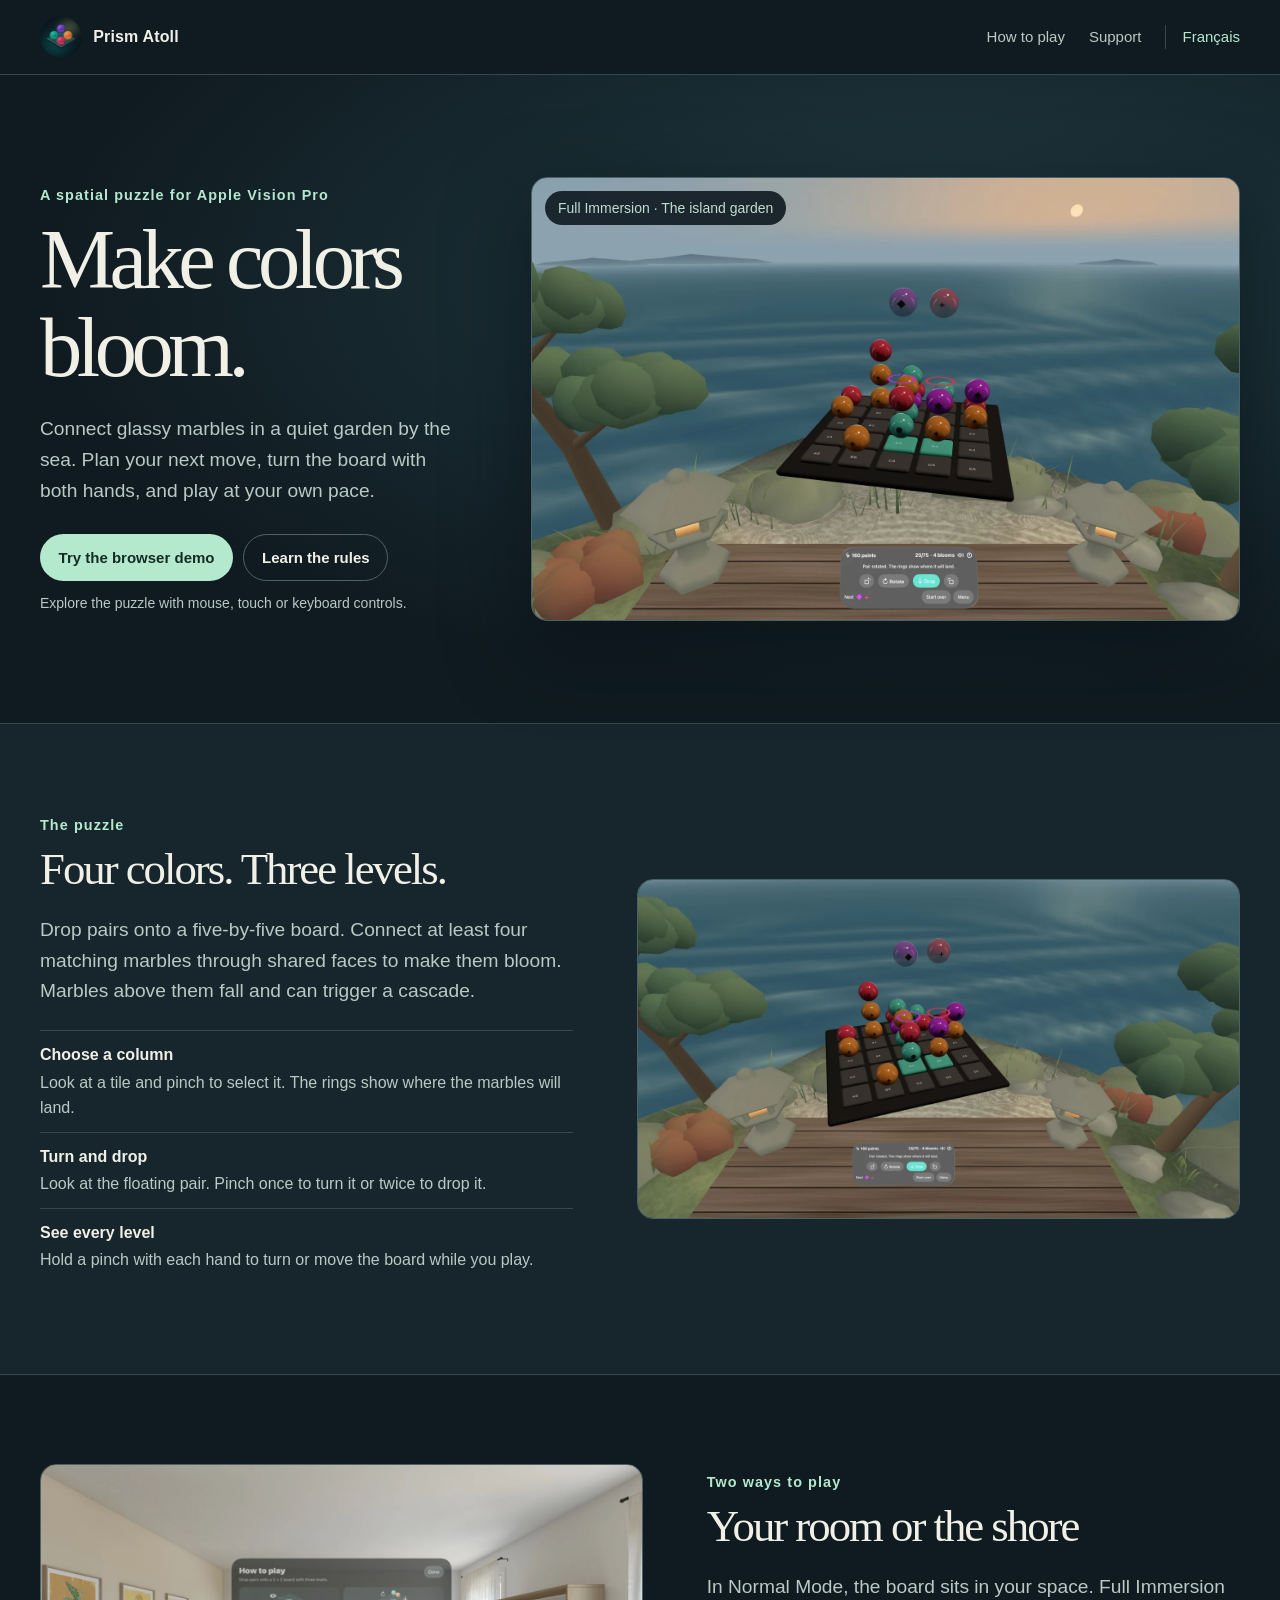
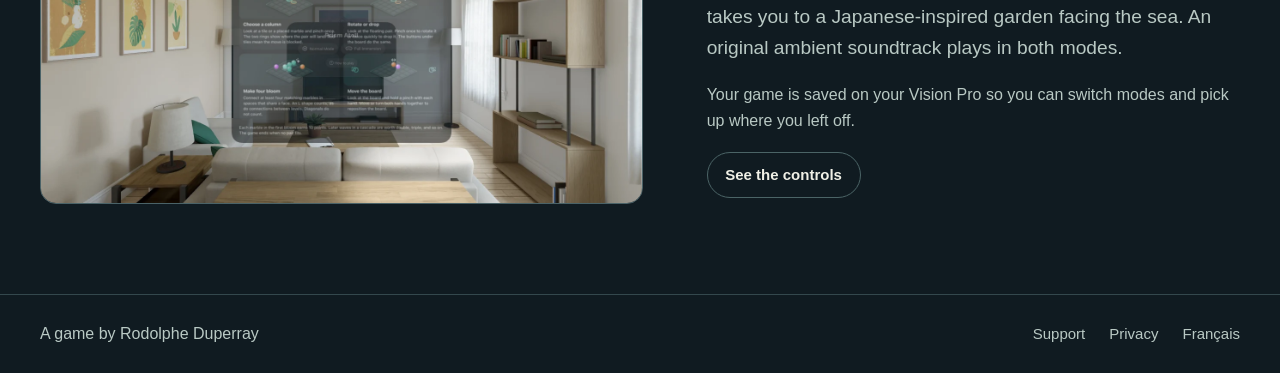
<file: index.html>
<!doctype html>
<html lang="en">
<head>
  <meta charset="utf-8">
  <meta name="viewport" content="width=device-width, initial-scale=1">
  <meta name="theme-color" content="#101b21">
  <title>Prism Atoll · A spatial puzzle for Apple Vision Pro</title>
  <meta name="description" content="Connect glassy marbles in a quiet garden by the sea. Plan your next move, turn the board with both hands, and play at your own pace.">
  <meta property="og:type" content="website">
  <meta property="og:title" content="Prism Atoll · A spatial puzzle for Apple Vision Pro">
  <meta property="og:description" content="Connect glassy marbles in a quiet garden by the sea. Plan your next move, turn the board with both hands, and play at your own pace.">
  <meta property="og:image" content="https://rodo79.github.io/prism-atoll-site/assets/en/island.webp">
  <meta property="og:url" content="https://rodo79.github.io/prism-atoll-site/">
  <link rel="canonical" href="https://rodo79.github.io/prism-atoll-site/">
  <link rel="alternate" hreflang="en" href="https://rodo79.github.io/prism-atoll-site/">
  <link rel="alternate" hreflang="fr" href="https://rodo79.github.io/prism-atoll-site/fr/">
  <link rel="alternate" hreflang="x-default" href="https://rodo79.github.io/prism-atoll-site/">
  <link rel="icon" type="image/png" href="assets/icon.png">
  <link rel="stylesheet" href="assets/site.css">
</head>
<body>
<a class="skip" href="#main">Skip to content</a>
<header class="top"><div class="wrap top-inner">
  <a class="brand" href="./"><img src="assets/icon.png" alt="" width="42" height="42"><span>Prism Atoll</span></a>
  <nav aria-label="Main navigation">
    <a href="./#rules">How to play</a><a href="support.html">Support</a><a class="language" href="fr/" lang="fr" hreflang="fr">Français</a>
  </nav>
</div></header>
<main id="main"><section class="hero"><div class="wrap hero-grid">
  <div class="hero-copy">
    <p class="eyebrow">A spatial puzzle for Apple Vision Pro</p>
    <h1>Make colors<br> bloom.</h1>
    <p class="intro">Connect glassy marbles in a quiet garden by the sea. Plan your next move, turn the board with both hands, and play at your own pace.</p>
    <div class="actions"><a class="button" href="preview/">Try the browser demo</a><a class="button quiet" href="#rules">Learn the rules</a></div>
    <p class="note">Explore the puzzle with mouse, touch or keyboard controls.</p>
  </div>
  <figure class="hero-shot"><img src="assets/en/island.webp" alt="A board of colorful marbles above a cedar deck, between stone lanterns and pines at sunrise" width="1920" height="1080" fetchpriority="high"><figcaption>Full Immersion · The island garden</figcaption></figure>
</div></section>
<section id="rules" class="content-section rules"><div class="wrap feature-grid">
  <div><p class="eyebrow">The puzzle</p><h2>Four colors. Three levels.</h2><p class="intro">Drop pairs onto a five-by-five board. Connect at least four matching marbles through shared faces to make them bloom. Marbles above them fall and can trigger a cascade.</p>
    <dl class="steps"><div><dt>Choose a column</dt><dd>Look at a tile and pinch to select it. The rings show where the marbles will land.</dd></div><div><dt>Turn and drop</dt><dd>Look at the floating pair. Pinch once to turn it or twice to drop it.</dd></div><div><dt>See every level</dt><dd>Hold a pinch with each hand to turn or move the board while you play.</dd></div></dl>
  </div>
  <figure class="feature-shot"><img src="assets/en/board.webp" alt="Three-quarter view of the translucent marbles, two colored landing rings, and the score panel" width="1400" height="788" loading="lazy"></figure>
</div></section>
<section class="content-section"><div class="wrap feature-grid modes">
  <figure class="feature-shot"><img src="assets/en/guide.webp" alt="The in-game guide illustrating placement, pinches, blooms, and two-handed movement" width="1400" height="788" loading="lazy"></figure>
  <div><p class="eyebrow">Two ways to play</p><h2>Your room or the shore</h2><p class="intro">In Normal Mode, the board sits in your space. Full Immersion takes you to a Japanese-inspired garden facing the sea. An original ambient soundtrack plays in both modes.</p><p>Your game is saved on your Vision Pro so you can switch modes and pick up where you left off.</p><a class="button quiet" href="support.html">See the controls</a></div>
</div></section></main>
<footer class="foot"><div class="wrap foot-inner">
  <span>A game by Rodolphe Duperray</span>
  <nav aria-label="Footer"><a href="support.html">Support</a><a href="privacy.html">Privacy</a><a href="fr/" lang="fr" hreflang="fr">Français</a></nav>
</div></footer>
</body>
</html>
</file>
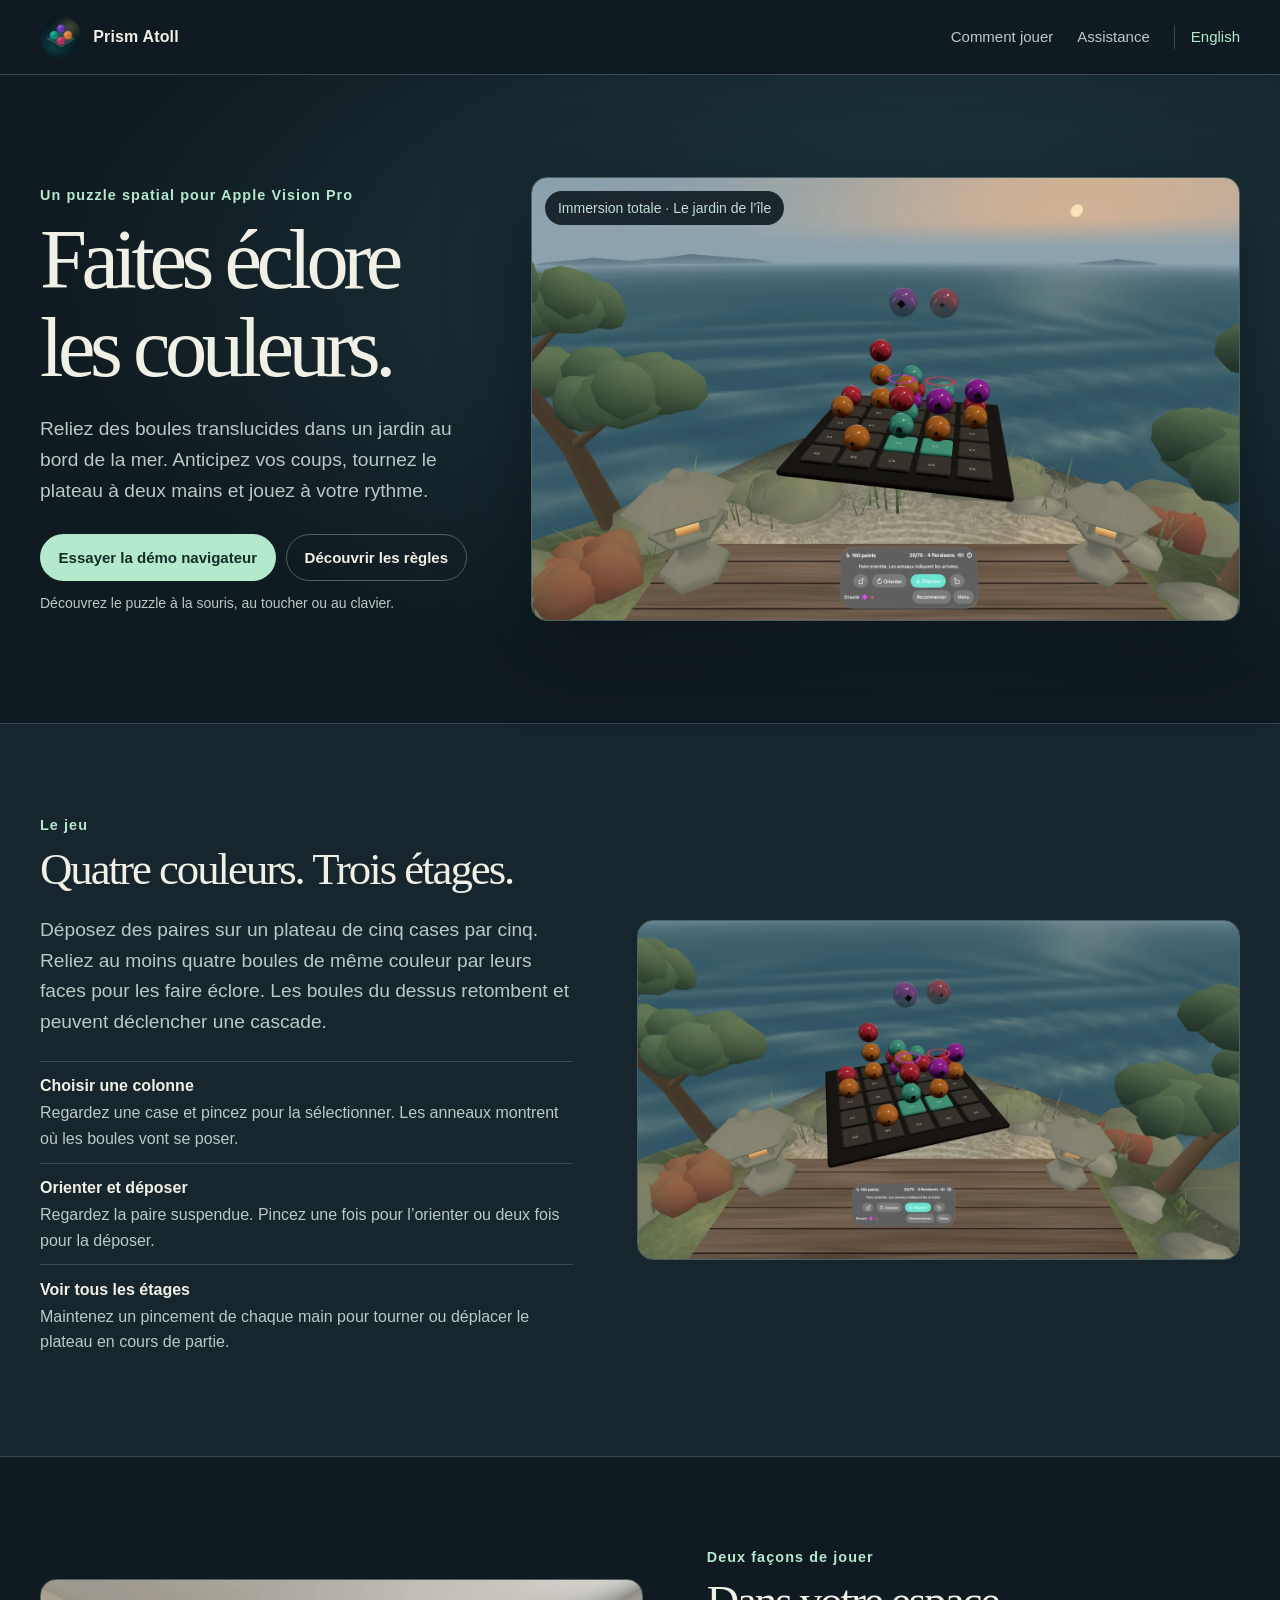
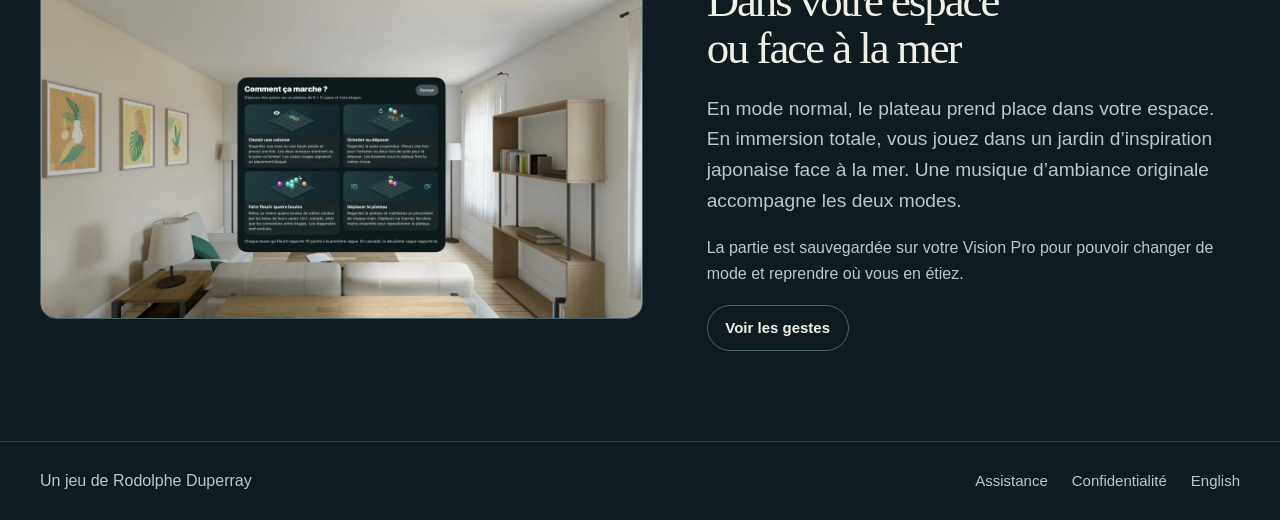
<file: fr/index.html>
<!doctype html>
<html lang="fr">
<head>
  <meta charset="utf-8">
  <meta name="viewport" content="width=device-width, initial-scale=1">
  <meta name="theme-color" content="#101b21">
  <title>Prism Atoll · Un puzzle spatial pour Apple Vision Pro</title>
  <meta name="description" content="Reliez des boules translucides dans un jardin au bord de la mer. Anticipez vos coups, tournez le plateau à deux mains et jouez à votre rythme.">
  <meta property="og:type" content="website">
  <meta property="og:title" content="Prism Atoll · Un puzzle spatial pour Apple Vision Pro">
  <meta property="og:description" content="Reliez des boules translucides dans un jardin au bord de la mer. Anticipez vos coups, tournez le plateau à deux mains et jouez à votre rythme.">
  <meta property="og:image" content="https://rodo79.github.io/prism-atoll-site/assets/fr/island.webp">
  <meta property="og:url" content="https://rodo79.github.io/prism-atoll-site/fr/">
  <link rel="canonical" href="https://rodo79.github.io/prism-atoll-site/fr/">
  <link rel="alternate" hreflang="en" href="https://rodo79.github.io/prism-atoll-site/">
  <link rel="alternate" hreflang="fr" href="https://rodo79.github.io/prism-atoll-site/fr/">
  <link rel="alternate" hreflang="x-default" href="https://rodo79.github.io/prism-atoll-site/">
  <link rel="icon" type="image/png" href="../assets/icon.png">
  <link rel="stylesheet" href="../assets/site.css">
</head>
<body>
<a class="skip" href="#main">Aller au contenu</a>
<header class="top"><div class="wrap top-inner">
  <a class="brand" href="./"><img src="../assets/icon.png" alt="" width="42" height="42"><span>Prism Atoll</span></a>
  <nav aria-label="Navigation principale">
    <a href="./#rules">Comment jouer</a><a href="support.html">Assistance</a><a class="language" href="../" lang="en" hreflang="en">English</a>
  </nav>
</div></header>
<main id="main"><section class="hero"><div class="wrap hero-grid">
  <div class="hero-copy">
    <p class="eyebrow">Un puzzle spatial pour Apple Vision Pro</p>
    <h1>Faites éclore<br> les couleurs.</h1>
    <p class="intro">Reliez des boules translucides dans un jardin au bord de la mer. Anticipez vos coups, tournez le plateau à deux mains et jouez à votre rythme.</p>
    <div class="actions"><a class="button" href="../preview/fr.html">Essayer la démo navigateur</a><a class="button quiet" href="#rules">Découvrir les règles</a></div>
    <p class="note">Découvrez le puzzle à la souris, au toucher ou au clavier.</p>
  </div>
  <figure class="hero-shot"><img src="../assets/fr/island.webp" alt="Un plateau de boules colorées au-dessus d’une terrasse en cèdre, entre des lanternes de pierre et des pins au lever du soleil" width="1920" height="1080" fetchpriority="high"><figcaption>Immersion totale · Le jardin de l’île</figcaption></figure>
</div></section>
<section id="rules" class="content-section rules"><div class="wrap feature-grid">
  <div><p class="eyebrow">Le jeu</p><h2>Quatre couleurs. Trois étages.</h2><p class="intro">Déposez des paires sur un plateau de cinq cases par cinq. Reliez au moins quatre boules de même couleur par leurs faces pour les faire éclore. Les boules du dessus retombent et peuvent déclencher une cascade.</p>
    <dl class="steps"><div><dt>Choisir une colonne</dt><dd>Regardez une case et pincez pour la sélectionner. Les anneaux montrent où les boules vont se poser.</dd></div><div><dt>Orienter et déposer</dt><dd>Regardez la paire suspendue. Pincez une fois pour l’orienter ou deux fois pour la déposer.</dd></div><div><dt>Voir tous les étages</dt><dd>Maintenez un pincement de chaque main pour tourner ou déplacer le plateau en cours de partie.</dd></div></dl>
  </div>
  <figure class="feature-shot"><img src="../assets/fr/board.webp" alt="Le plateau en cours de partie avec les boules translucides, deux anneaux d’arrivée et le panneau de score" width="1400" height="788" loading="lazy"></figure>
</div></section>
<section class="content-section"><div class="wrap feature-grid modes">
  <figure class="feature-shot"><img src="../assets/fr/guide.webp" alt="Le guide illustré du jeu présente le placement, les pincements, les floraisons et la prise du plateau à deux mains" width="1400" height="788" loading="lazy"></figure>
  <div><p class="eyebrow">Deux façons de jouer</p><h2>Dans votre espace ou face à la mer</h2><p class="intro">En mode normal, le plateau prend place dans votre espace. En immersion totale, vous jouez dans un jardin d’inspiration japonaise face à la mer. Une musique d’ambiance originale accompagne les deux modes.</p><p>La partie est sauvegardée sur votre Vision Pro pour pouvoir changer de mode et reprendre où vous en étiez.</p><a class="button quiet" href="support.html">Voir les gestes</a></div>
</div></section></main>
<footer class="foot"><div class="wrap foot-inner">
  <span>Un jeu de Rodolphe Duperray</span>
  <nav aria-label="Pied de page"><a href="support.html">Assistance</a><a href="privacy.html">Confidentialité</a><a href="../" lang="en" hreflang="en">English</a></nav>
</div></footer>
</body>
</html>
</file>
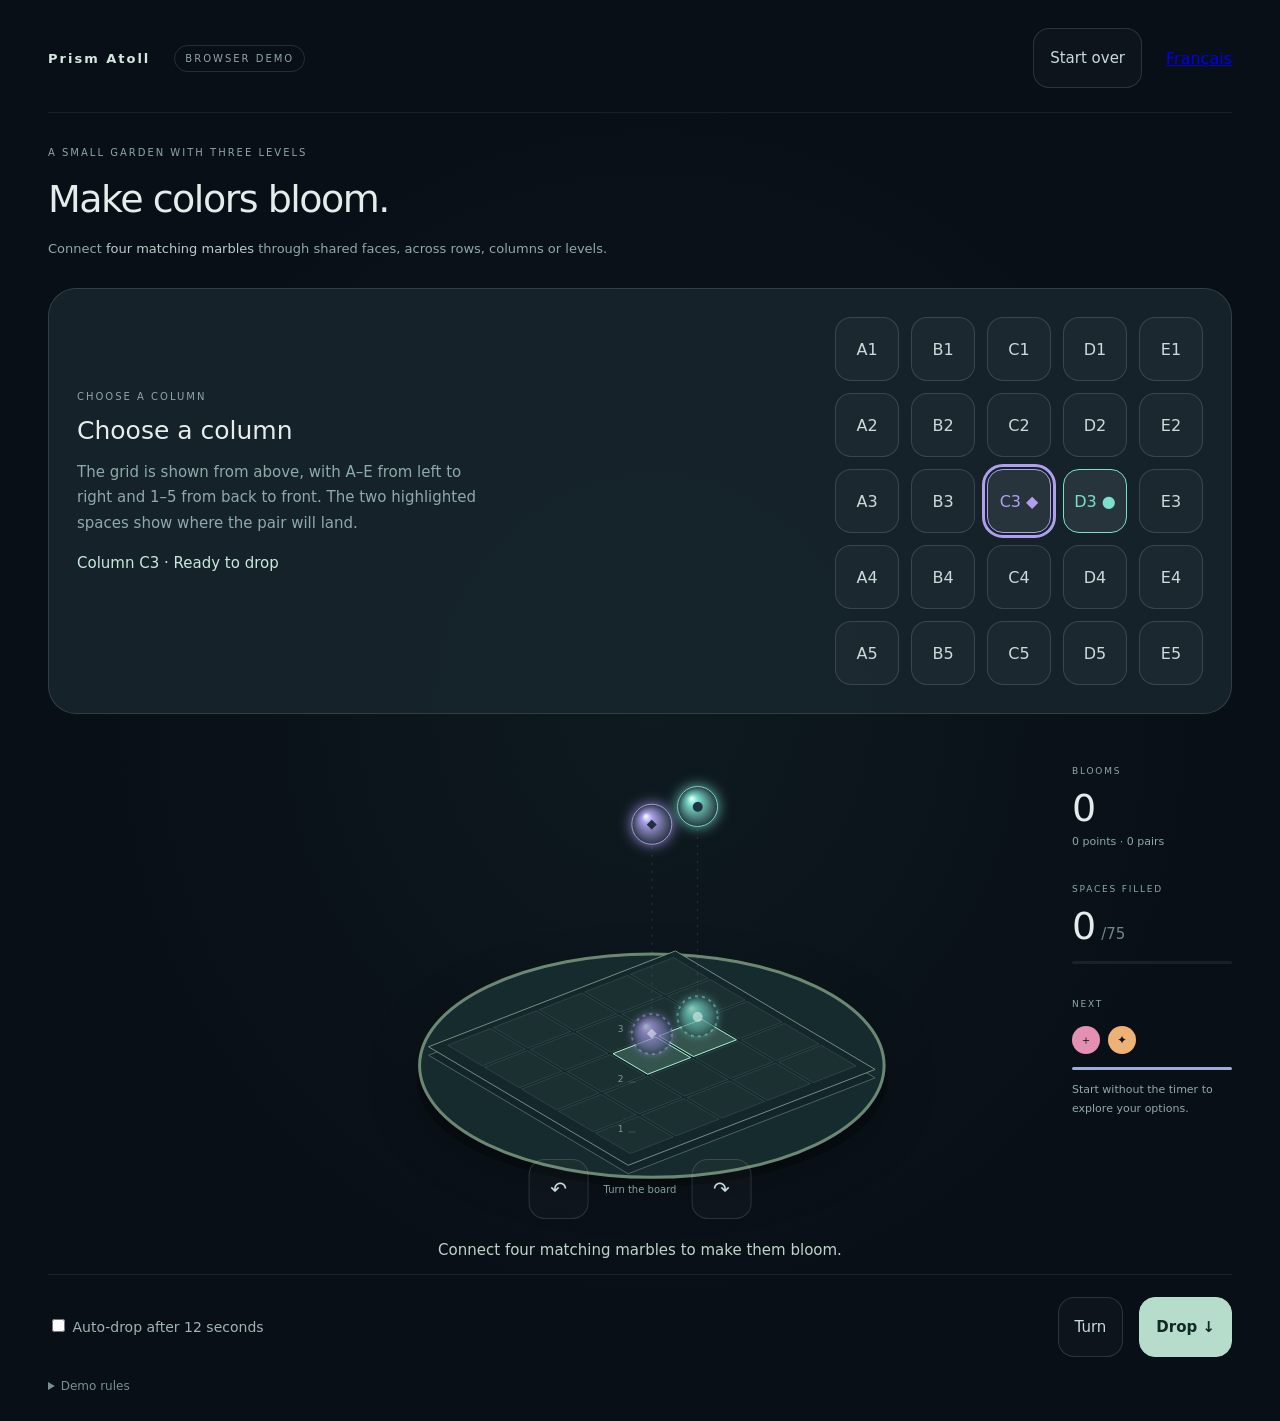
<file: preview/index.html>
<!doctype html><html lang="en"><head><meta charset="utf-8"><meta name="viewport" content="width=device-width,initial-scale=1"><title>Prism Atoll · Browser demo</title><link rel="stylesheet" href="style.css"><link rel="icon" href="../assets/icon.png"></head><body><main><header><a class="brand" href="../">Prism Atoll</a><span class="badge">BROWSER DEMO</span><button id="restart">Start over</button><a href="fr.html" lang="fr">Français</a></header><section class="intro"><span class="eyebrow">A SMALL GARDEN WITH THREE LEVELS</span><h1>Make colors <br>bloom.</h1><p>Connect <strong>four matching marbles</strong> through shared faces, across rows, columns or levels.</p></section><section class="spatial-controls" aria-label="Pair placement"><div><span class="eyebrow">CHOOSE A COLUMN</span><h2>Choose a column</h2><p>The grid is shown from above, with A–E from left to right and 1–5 from back to front. The two highlighted spaces show where the pair will land.</p><p id="placement" role="status" aria-live="polite"></p></div><div id="columns" class="columns" aria-label="Board columns"></div></section><section class="game"><canvas id="scene" aria-label="Three-dimensional puzzle board, playable with the arrow keys" tabindex="0"></canvas><div class="view"><button id="left" aria-label="Turn the view left">↶</button><span>Turn the board</span><button id="right" aria-label="Turn the view right">↷</button></div><div id="toast" role="status" aria-live="polite">Choose a column, then drop the pair.</div><aside><div class="stat"><span>BLOOMS</span><b id="blooms">0</b><small id="score">0 points</small></div><div class="stat"><span>SPACES FILLED</span><b id="filled">0<span>/75</span></b><div class="meter"><i id="fillbar"></i></div></div><div class="next"><span>NEXT</span><div id="preview"></div></div><div class="timer"><i id="timerbar"></i></div><p class="hint">Start without the timer to explore your options.</p></aside></section><footer><label class="switch"><input type="checkbox" id="timed"> Auto-drop after 12 seconds</label><div><kbd>↑ ↓ ← →</kbd><span>Move</span></div><div><kbd>R</kbd><span>Turn the pair</span></div><div><kbd>Space</kbd><span>Drop</span></div><div><kbd>Q / E</kbd><span>Turn the view</span></div><button id="rotate">Turn</button><button class="primary" id="drop">Drop ↓</button></footer><details><summary>Demo rules</summary><p>Each pair contains two different colors. The marbles fall into their own columns and stop on top of the stacks. Groups of at least four matching marbles that share faces bloom and disappear. The marbles above can fall into new groups and trigger a cascade. Diagonals don’t count. The board has 25 columns across a 5 × 5 grid and three levels.</p><p>The game ends when no pair fits. Hover over the board to choose a position, then click to turn the pair. Symbols distinguish the colors. The timer pauses when you switch away from the page. Each new game uses the same sequence so you can try different strategies.</p><p>This demo shows the puzzle with browser controls. On Apple Vision Pro, the app has a spatial board, two-handed gestures and an immersive garden.</p></details></main><script type="module" src="app.mjs"></script></body></html>
</file>
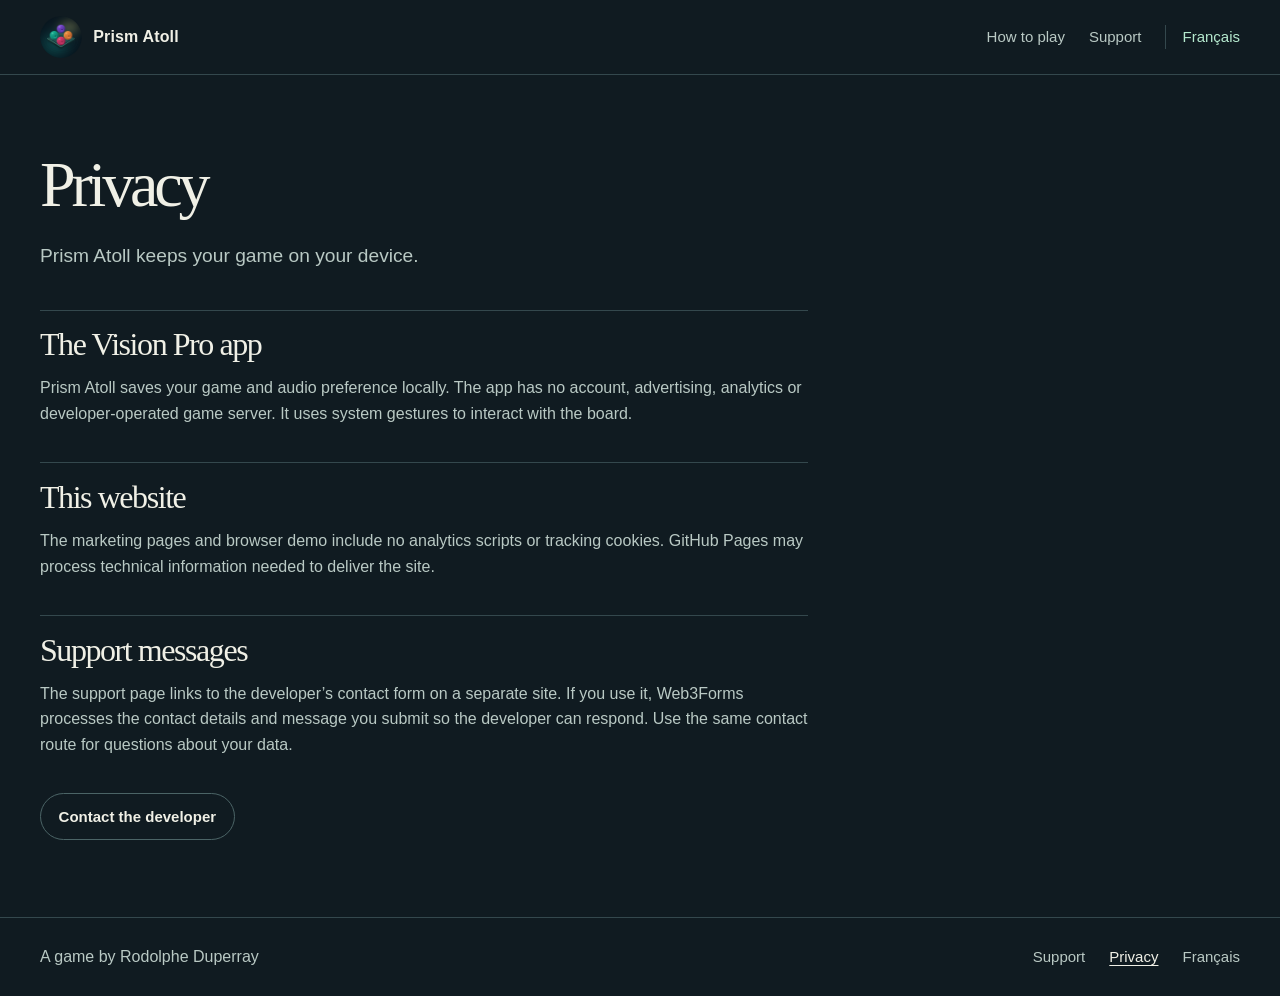
<file: privacy.html>
<!doctype html>
<html lang="en">
<head>
  <meta charset="utf-8">
  <meta name="viewport" content="width=device-width, initial-scale=1">
  <meta name="theme-color" content="#101b21">
  <title>Prism Atoll · Privacy</title>
  <meta name="description" content="Prism Atoll keeps your game on your device.">
  <meta property="og:type" content="website">
  <meta property="og:title" content="Prism Atoll · Privacy">
  <meta property="og:description" content="Prism Atoll keeps your game on your device.">
  <meta property="og:image" content="https://rodo79.github.io/prism-atoll-site/assets/en/island.webp">
  <meta property="og:url" content="https://rodo79.github.io/prism-atoll-site/privacy.html">
  <link rel="canonical" href="https://rodo79.github.io/prism-atoll-site/privacy.html">
  <link rel="alternate" hreflang="en" href="https://rodo79.github.io/prism-atoll-site/privacy.html">
  <link rel="alternate" hreflang="fr" href="https://rodo79.github.io/prism-atoll-site/fr/privacy.html">
  <link rel="alternate" hreflang="x-default" href="https://rodo79.github.io/prism-atoll-site/privacy.html">
  <link rel="icon" type="image/png" href="assets/icon.png">
  <link rel="stylesheet" href="assets/site.css">
</head>
<body>
<a class="skip" href="#main">Skip to content</a>
<header class="top"><div class="wrap top-inner">
  <a class="brand" href="./"><img src="assets/icon.png" alt="" width="42" height="42"><span>Prism Atoll</span></a>
  <nav aria-label="Main navigation">
    <a href="./#rules">How to play</a><a href="support.html">Support</a><a class="language" href="fr/privacy.html" lang="fr" hreflang="fr">Français</a>
  </nav>
</div></header>
<main id="main"><div class="wrap document"><header class="page-head"><h1>Privacy</h1><p class="intro">Prism Atoll keeps your game on your device.</p></header>
  <div class="reading"><section><h2>The Vision Pro app</h2><p>Prism Atoll saves your game and audio preference locally. The app has no account, advertising, analytics or developer-operated game server. It uses system gestures to interact with the board.</p></section><section><h2>This website</h2><p>The marketing pages and browser demo include no analytics scripts or tracking cookies. GitHub Pages may process technical information needed to deliver the site.</p></section><section><h2>Support messages</h2><p>The support page links to the developer’s contact form on a separate site. If you use it, Web3Forms processes the contact details and message you submit so the developer can respond. Use the same contact route for questions about your data.</p></section><a class="button quiet" href="support.html">Contact the developer</a></div>
</div></main>
<footer class="foot"><div class="wrap foot-inner">
  <span>A game by Rodolphe Duperray</span>
  <nav aria-label="Footer"><a href="support.html">Support</a><a href="privacy.html" aria-current="page">Privacy</a><a href="fr/privacy.html" lang="fr" hreflang="fr">Français</a></nav>
</div></footer>
</body>
</html>
</file>
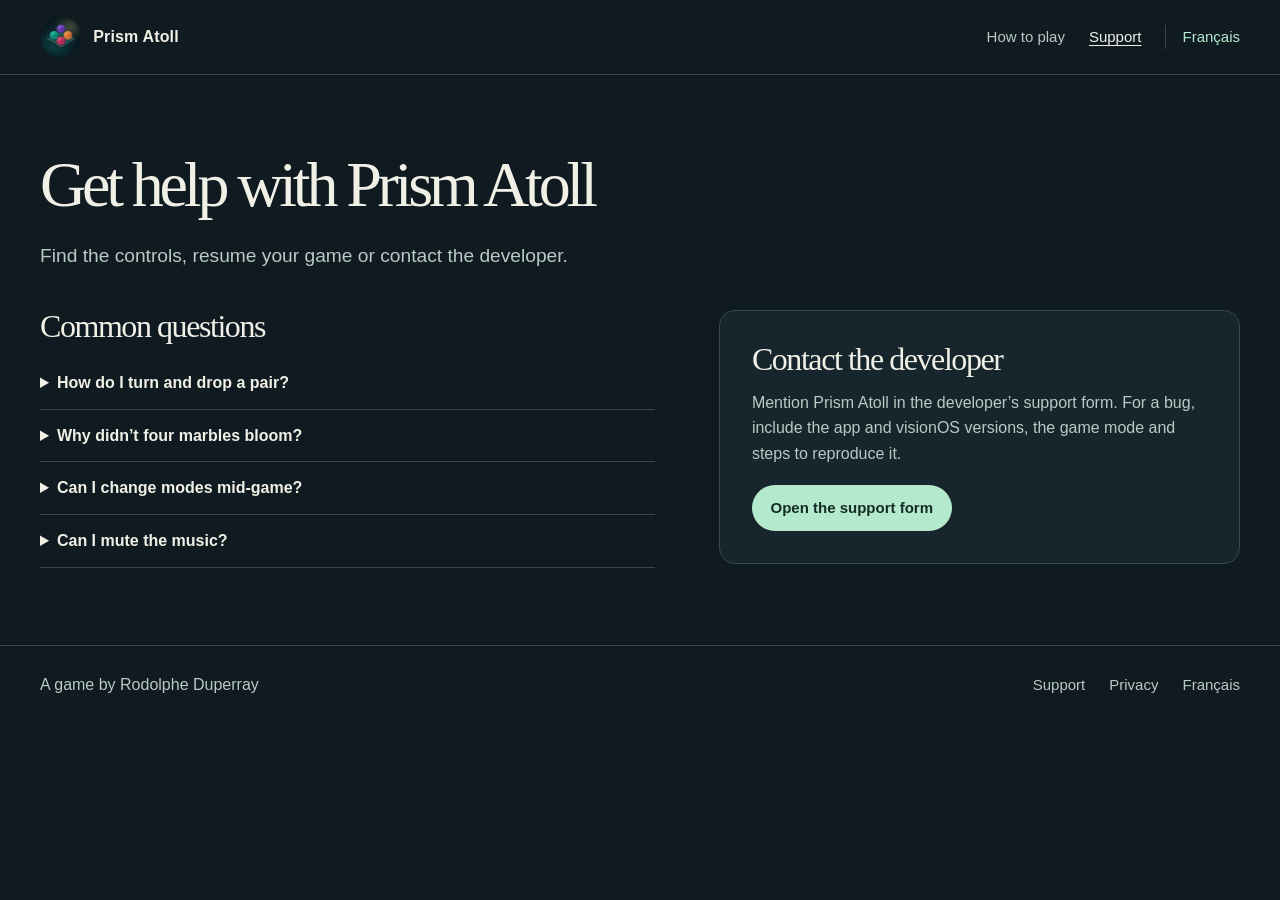
<file: support.html>
<!doctype html>
<html lang="en">
<head>
  <meta charset="utf-8">
  <meta name="viewport" content="width=device-width, initial-scale=1">
  <meta name="theme-color" content="#101b21">
  <title>Prism Atoll · Support</title>
  <meta name="description" content="Find the controls, resume your game or contact the developer.">
  <meta property="og:type" content="website">
  <meta property="og:title" content="Prism Atoll · Support">
  <meta property="og:description" content="Find the controls, resume your game or contact the developer.">
  <meta property="og:image" content="https://rodo79.github.io/prism-atoll-site/assets/en/island.webp">
  <meta property="og:url" content="https://rodo79.github.io/prism-atoll-site/support.html">
  <link rel="canonical" href="https://rodo79.github.io/prism-atoll-site/support.html">
  <link rel="alternate" hreflang="en" href="https://rodo79.github.io/prism-atoll-site/support.html">
  <link rel="alternate" hreflang="fr" href="https://rodo79.github.io/prism-atoll-site/fr/support.html">
  <link rel="alternate" hreflang="x-default" href="https://rodo79.github.io/prism-atoll-site/support.html">
  <link rel="icon" type="image/png" href="assets/icon.png">
  <link rel="stylesheet" href="assets/site.css">
</head>
<body>
<a class="skip" href="#main">Skip to content</a>
<header class="top"><div class="wrap top-inner">
  <a class="brand" href="./"><img src="assets/icon.png" alt="" width="42" height="42"><span>Prism Atoll</span></a>
  <nav aria-label="Main navigation">
    <a href="./#rules">How to play</a><a href="support.html" aria-current="page">Support</a><a class="language" href="fr/support.html" lang="fr" hreflang="fr">Français</a>
  </nav>
</div></header>
<main id="main"><div class="wrap document">
  <header class="page-head"><h1>Get help with Prism Atoll</h1><p class="intro">Find the controls, resume your game or contact the developer.</p></header>
  <div class="support-grid"><section class="faq"><h2>Common questions</h2>
  <details><summary>How do I turn and drop a pair?</summary><p>Look at the floating pair and pinch once to turn it or twice to drop it. You can also use Rotate and Drop below the board. If a landing ring is red, choose another column or turn the pair.</p></details><details><summary>Why didn’t four marbles bloom?</summary><p>At least four marbles of the same color must connect through shared faces. Connections can turn corners and go up or down levels. Diagonals don’t count.</p></details><details><summary>Can I change modes mid-game?</summary><p>Use Menu below the board, then choose Normal Mode or Full Immersion. Your board, score and upcoming pairs are saved on your Vision Pro. Start over begins a new game.</p></details><details><summary>Can I mute the music?</summary><p>Use the speaker button below the board. Music also pauses when you return to the menu.</p></details></section>
  <section class="paper"><h2>Contact the developer</h2><p>Mention Prism Atoll in the developer’s support form. For a bug, include the app and visionOS versions, the game mode and steps to reproduce it.</p><a class="button" href="https://rodo79.github.io/bastion-protocol-site/support.html">Open the support form</a></section></div>
</div></main>
<footer class="foot"><div class="wrap foot-inner">
  <span>A game by Rodolphe Duperray</span>
  <nav aria-label="Footer"><a href="support.html">Support</a><a href="privacy.html">Privacy</a><a href="fr/support.html" lang="fr" hreflang="fr">Français</a></nav>
</div></footer>
</body>
</html>
</file>
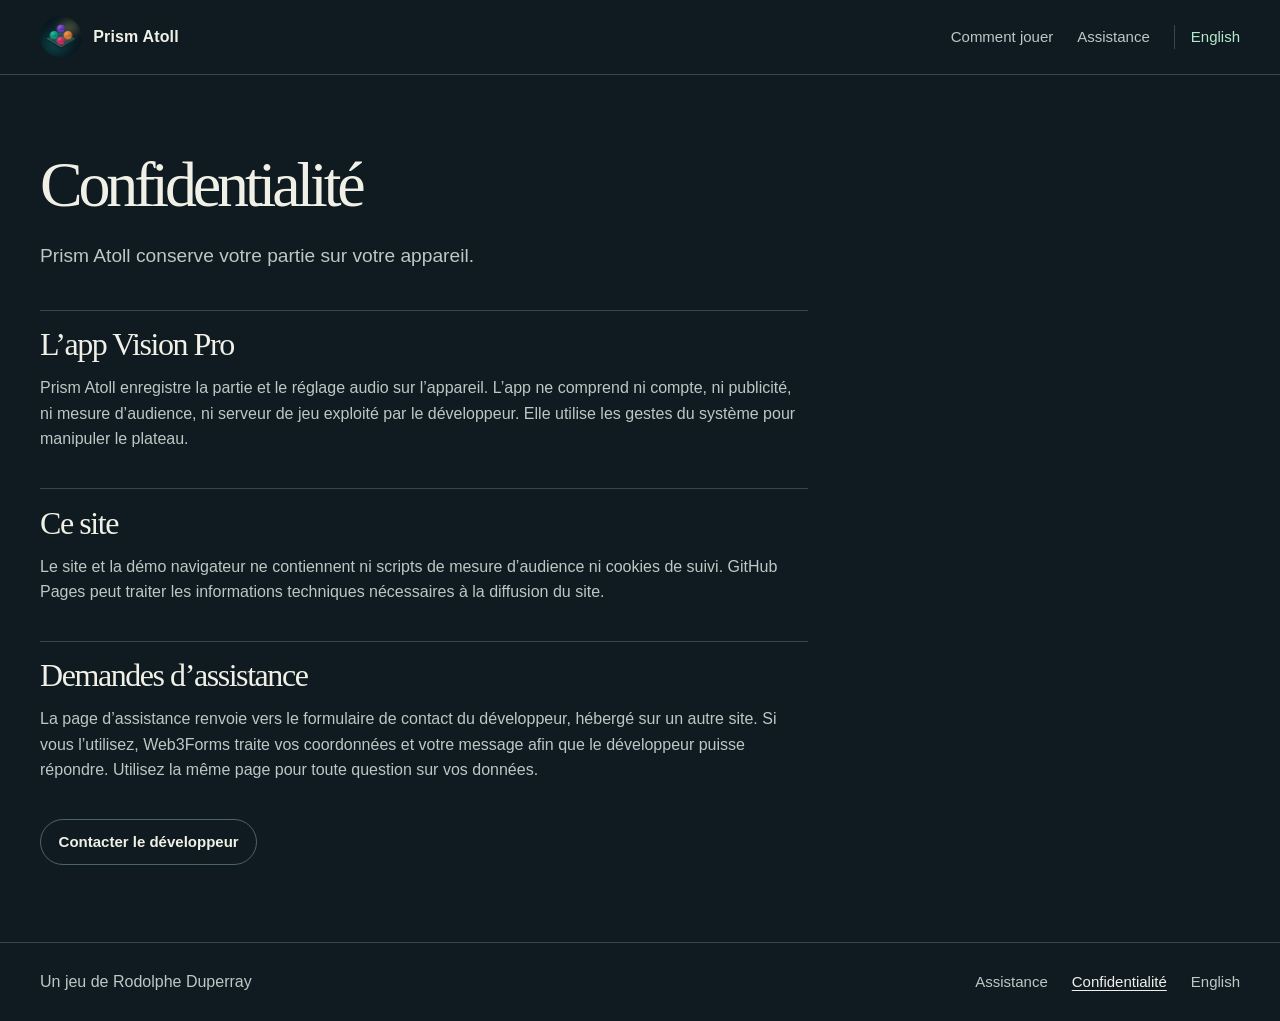
<file: fr/privacy.html>
<!doctype html>
<html lang="fr">
<head>
  <meta charset="utf-8">
  <meta name="viewport" content="width=device-width, initial-scale=1">
  <meta name="theme-color" content="#101b21">
  <title>Prism Atoll · Confidentialité</title>
  <meta name="description" content="Prism Atoll conserve votre partie sur votre appareil.">
  <meta property="og:type" content="website">
  <meta property="og:title" content="Prism Atoll · Confidentialité">
  <meta property="og:description" content="Prism Atoll conserve votre partie sur votre appareil.">
  <meta property="og:image" content="https://rodo79.github.io/prism-atoll-site/assets/fr/island.webp">
  <meta property="og:url" content="https://rodo79.github.io/prism-atoll-site/fr/privacy.html">
  <link rel="canonical" href="https://rodo79.github.io/prism-atoll-site/fr/privacy.html">
  <link rel="alternate" hreflang="en" href="https://rodo79.github.io/prism-atoll-site/privacy.html">
  <link rel="alternate" hreflang="fr" href="https://rodo79.github.io/prism-atoll-site/fr/privacy.html">
  <link rel="alternate" hreflang="x-default" href="https://rodo79.github.io/prism-atoll-site/privacy.html">
  <link rel="icon" type="image/png" href="../assets/icon.png">
  <link rel="stylesheet" href="../assets/site.css">
</head>
<body>
<a class="skip" href="#main">Aller au contenu</a>
<header class="top"><div class="wrap top-inner">
  <a class="brand" href="./"><img src="../assets/icon.png" alt="" width="42" height="42"><span>Prism Atoll</span></a>
  <nav aria-label="Navigation principale">
    <a href="./#rules">Comment jouer</a><a href="support.html">Assistance</a><a class="language" href="../privacy.html" lang="en" hreflang="en">English</a>
  </nav>
</div></header>
<main id="main"><div class="wrap document"><header class="page-head"><h1>Confidentialité</h1><p class="intro">Prism Atoll conserve votre partie sur votre appareil.</p></header>
  <div class="reading"><section><h2>L’app Vision Pro</h2><p>Prism Atoll enregistre la partie et le réglage audio sur l’appareil. L’app ne comprend ni compte, ni publicité, ni mesure d’audience, ni serveur de jeu exploité par le développeur. Elle utilise les gestes du système pour manipuler le plateau.</p></section><section><h2>Ce site</h2><p>Le site et la démo navigateur ne contiennent ni scripts de mesure d’audience ni cookies de suivi. GitHub Pages peut traiter les informations techniques nécessaires à la diffusion du site.</p></section><section><h2>Demandes d’assistance</h2><p>La page d’assistance renvoie vers le formulaire de contact du développeur, hébergé sur un autre site. Si vous l’utilisez, Web3Forms traite vos coordonnées et votre message afin que le développeur puisse répondre. Utilisez la même page pour toute question sur vos données.</p></section><a class="button quiet" href="support.html">Contacter le développeur</a></div>
</div></main>
<footer class="foot"><div class="wrap foot-inner">
  <span>Un jeu de Rodolphe Duperray</span>
  <nav aria-label="Pied de page"><a href="support.html">Assistance</a><a href="privacy.html" aria-current="page">Confidentialité</a><a href="../privacy.html" lang="en" hreflang="en">English</a></nav>
</div></footer>
</body>
</html>
</file>
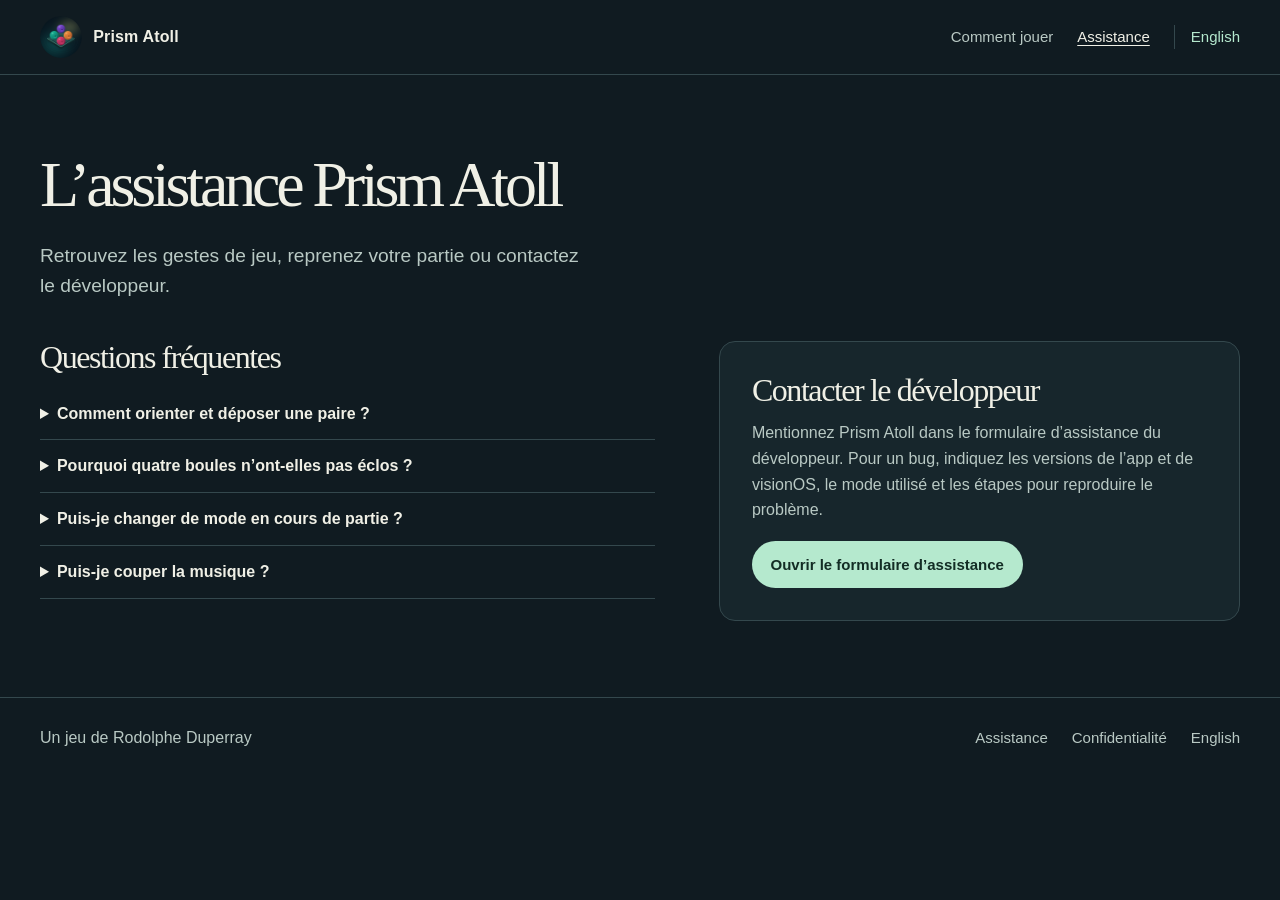
<file: fr/support.html>
<!doctype html>
<html lang="fr">
<head>
  <meta charset="utf-8">
  <meta name="viewport" content="width=device-width, initial-scale=1">
  <meta name="theme-color" content="#101b21">
  <title>Prism Atoll · Assistance</title>
  <meta name="description" content="Retrouvez les gestes de jeu, reprenez votre partie ou contactez le développeur.">
  <meta property="og:type" content="website">
  <meta property="og:title" content="Prism Atoll · Assistance">
  <meta property="og:description" content="Retrouvez les gestes de jeu, reprenez votre partie ou contactez le développeur.">
  <meta property="og:image" content="https://rodo79.github.io/prism-atoll-site/assets/fr/island.webp">
  <meta property="og:url" content="https://rodo79.github.io/prism-atoll-site/fr/support.html">
  <link rel="canonical" href="https://rodo79.github.io/prism-atoll-site/fr/support.html">
  <link rel="alternate" hreflang="en" href="https://rodo79.github.io/prism-atoll-site/support.html">
  <link rel="alternate" hreflang="fr" href="https://rodo79.github.io/prism-atoll-site/fr/support.html">
  <link rel="alternate" hreflang="x-default" href="https://rodo79.github.io/prism-atoll-site/support.html">
  <link rel="icon" type="image/png" href="../assets/icon.png">
  <link rel="stylesheet" href="../assets/site.css">
</head>
<body>
<a class="skip" href="#main">Aller au contenu</a>
<header class="top"><div class="wrap top-inner">
  <a class="brand" href="./"><img src="../assets/icon.png" alt="" width="42" height="42"><span>Prism Atoll</span></a>
  <nav aria-label="Navigation principale">
    <a href="./#rules">Comment jouer</a><a href="support.html" aria-current="page">Assistance</a><a class="language" href="../support.html" lang="en" hreflang="en">English</a>
  </nav>
</div></header>
<main id="main"><div class="wrap document">
  <header class="page-head"><h1>L’assistance Prism Atoll</h1><p class="intro">Retrouvez les gestes de jeu, reprenez votre partie ou contactez le développeur.</p></header>
  <div class="support-grid"><section class="faq"><h2>Questions fréquentes</h2>
  <details><summary>Comment orienter et déposer une paire ?</summary><p>Regardez la paire suspendue et pincez une fois pour l’orienter ou deux fois pour la déposer. Les boutons Orienter et Déposer sous le plateau font la même chose. Si un anneau est rouge, choisissez une autre colonne ou tournez la paire.</p></details><details><summary>Pourquoi quatre boules n’ont-elles pas éclos ?</summary><p>Au moins quatre boules de même couleur doivent être reliées par leurs faces. Le groupe peut former un angle ou s’étendre sur plusieurs étages. Les diagonales ne comptent pas.</p></details><details><summary>Puis-je changer de mode en cours de partie ?</summary><p>Ouvrez le Menu sous le plateau et choisissez Mode normal ou Immersion totale. Le plateau, le score et les prochaines paires sont sauvegardés sur votre Vision Pro. Le bouton Recommencer lance une nouvelle partie.</p></details><details><summary>Puis-je couper la musique ?</summary><p>Utilisez le haut-parleur sous le plateau. La musique se met aussi en pause quand vous revenez au menu.</p></details></section>
  <section class="paper"><h2>Contacter le développeur</h2><p>Mentionnez Prism Atoll dans le formulaire d’assistance du développeur. Pour un bug, indiquez les versions de l’app et de visionOS, le mode utilisé et les étapes pour reproduire le problème.</p><a class="button" href="https://rodo79.github.io/bastion-protocol-site/fr/support.html">Ouvrir le formulaire d’assistance</a></section></div>
</div></main>
<footer class="foot"><div class="wrap foot-inner">
  <span>Un jeu de Rodolphe Duperray</span>
  <nav aria-label="Pied de page"><a href="support.html">Assistance</a><a href="privacy.html">Confidentialité</a><a href="../support.html" lang="en" hreflang="en">English</a></nav>
</div></footer>
</body>
</html>
</file>
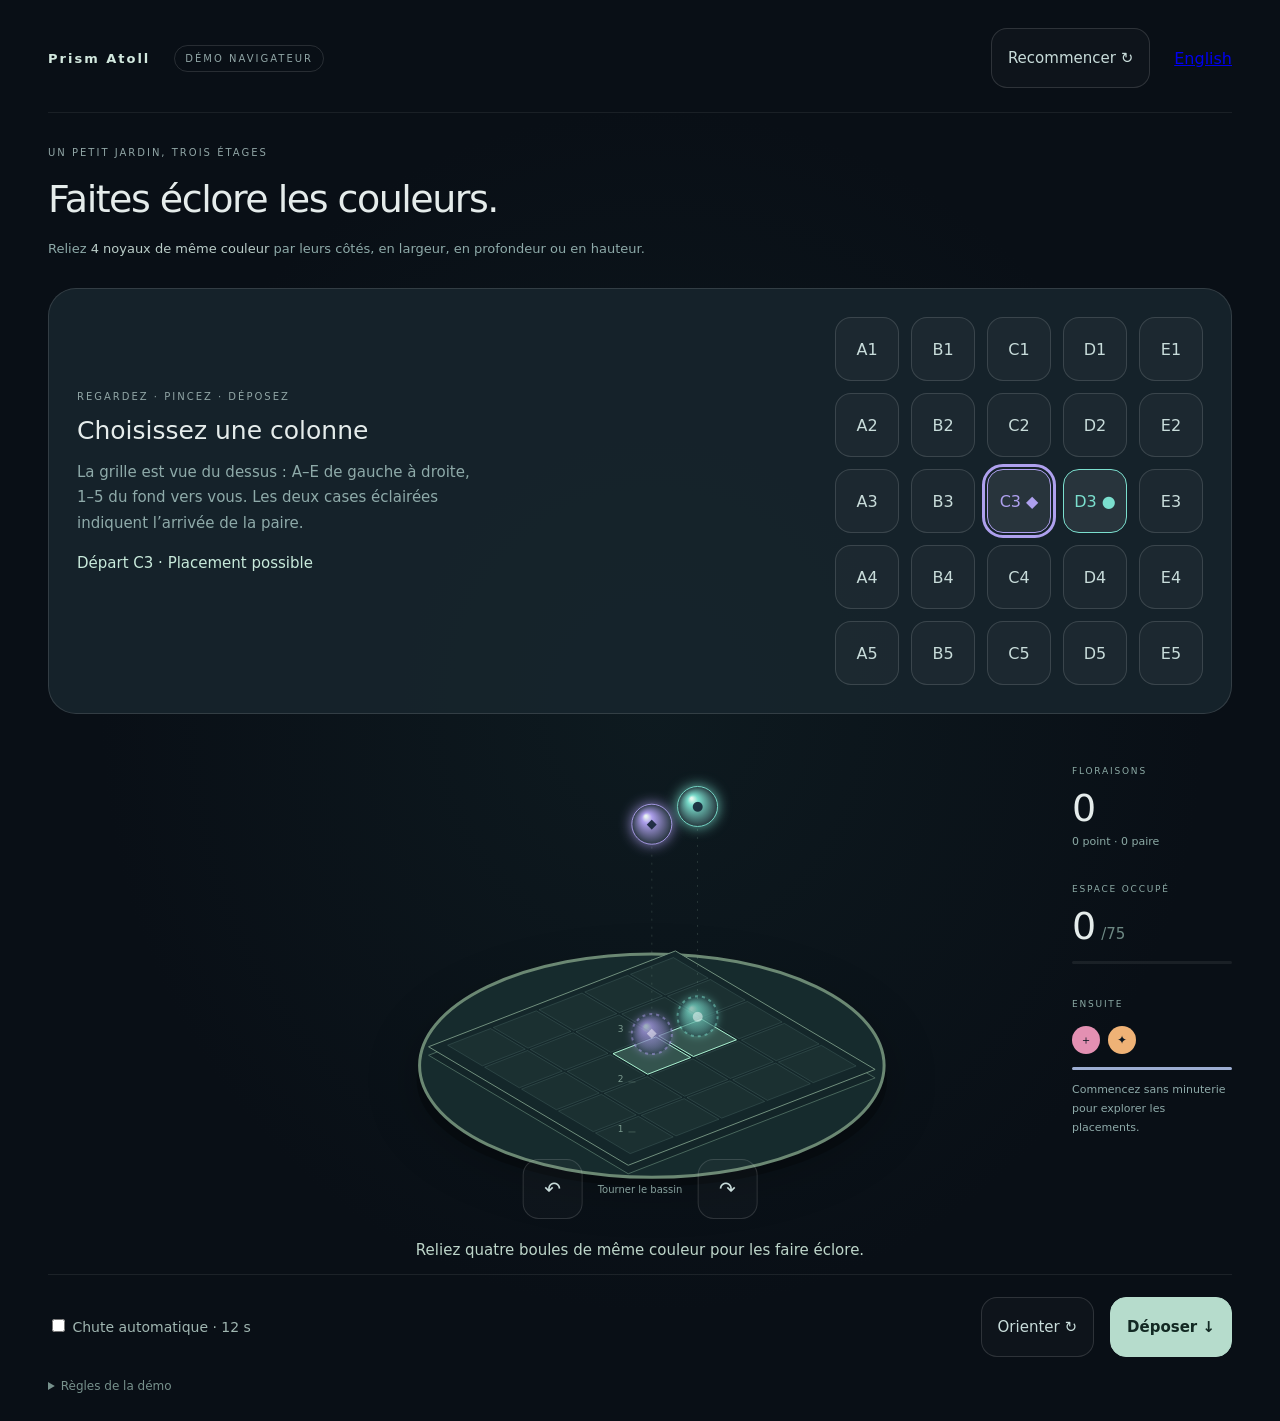
<file: preview/fr.html>
<!doctype html><html lang="fr"><head><meta charset="utf-8"><meta name="viewport" content="width=device-width,initial-scale=1"><title>Prism Atoll · Démo navigateur</title><link rel="stylesheet" href="style.css"><link rel="icon" href="../assets/icon.png"></head><body><main><header><a class="brand" href="../fr/">Prism Atoll</a><span class="badge">DÉMO NAVIGATEUR</span><button id="restart">Recommencer ↻</button><a href="./" lang="en">English</a></header><section class="intro"><span class="eyebrow">UN PETIT JARDIN, TROIS ÉTAGES</span><h1>Faites éclore <br>les couleurs.</h1><p>Reliez <strong>4 noyaux de même couleur</strong> par leurs côtés, en largeur, en profondeur ou en hauteur.</p></section><section class="spatial-controls" aria-label="Placement au regard et au pincement"><div><span class="eyebrow">REGARDEZ · PINCEZ · DÉPOSEZ</span><h2>Choisissez une colonne</h2><p>La grille est vue du dessus : A–E de gauche à droite, 1–5 du fond vers vous. Les deux cases éclairées indiquent l’arrivée de la paire.</p><p id="placement" role="status" aria-live="polite"></p></div><div id="columns" class="columns" aria-label="Colonnes du bassin"></div></section><section class="game"><canvas id="scene" aria-label="Bassin de jeu en trois dimensions, utilisable avec les touches fléchées" tabindex="0"></canvas><div class="view"><button id="left" aria-label="Tourner la vue à gauche">↶</button><span>Tourner le bassin</span><button id="right" aria-label="Tourner la vue à droite">↷</button></div><div id="toast" role="status" aria-live="polite">Choisissez une colonne, puis déposez la paire.</div><aside><div class="stat"><span>FLORAISONS</span><b id="blooms">0</b><small id="score">0 points</small></div><div class="stat"><span>ESPACE OCCUPÉ</span><b id="filled">0<span>/75</span></b><div class="meter"><i id="fillbar"></i></div></div><div class="next"><span>ENSUITE</span><div id="preview"></div></div><div class="timer"><i id="timerbar"></i></div><p class="hint">Commencez sans minuterie pour explorer les placements.</p></aside></section><footer><label class="switch"><input type="checkbox" id="timed"> Chute automatique · 12 s</label><div><kbd>↑ ↓ ← →</kbd><span>Déplacer</span></div><div><kbd>R</kbd><span>Orienter la paire</span></div><div><kbd>Espace</kbd><span>Déposer</span></div><div><kbd>Q / E</kbd><span>Tourner la vue</span></div><button id="rotate">Orienter ↻</button><button class="primary" id="drop">Déposer ↓</button></footer><details><summary>Règles de la démo</summary><p>Une paire contient deux couleurs différentes. Chaque noyau descend dans sa colonne et s’arrête sur la pile : la paire se sépare au contact. Quatre noyaux reliés par leurs faces fleurissent puis disparaissent. Ceux du dessus retombent et peuvent créer une cascade. Les diagonales ne comptent pas. Le bassin possède 5 × 5 colonnes et 3 étages.</p><p>La partie se termine quand aucune paire ne peut entrer. Survolez le bassin pour choisir la position ; cliquez pour orienter. Les symboles distinguent aussi les couleurs. Le chronomètre se suspend quand la page est masquée. La même séquence revient à chaque nouvelle partie pour comparer les stratégies.</p><p>Cette démo présente le puzzle avec des commandes de navigateur. Sur Apple Vision Pro, le jeu propose un plateau spatial, les gestes à deux mains et un jardin en immersion.</p></details></main><script type="module" src="app.mjs"></script></body></html>
</file>
<file: assets/site.css>
:root {
  color-scheme: dark;
  --ink: #101b21;
  --panel: #17262c;
  --line: #34484d;
  --paper: #f0f0e6;
  --muted: #b9c9c4;
  --mint: #b5e9ce;
  --sky: #c0ddd3;
  font-family: -apple-system, BlinkMacSystemFont, "Segoe UI", sans-serif;
  background: var(--ink);
  color: var(--paper);
}
* { box-sizing: border-box; }
body { margin: 0; font-size: 1rem; line-height: 1.6; }
a { color: inherit; text-underline-offset: .2em; }
a:focus-visible, summary:focus-visible { outline: 3px solid var(--mint); outline-offset: 5px; border-radius: 4px; }
img { display: block; max-width: 100%; height: auto; }
figure { margin: 0; }
.wrap { width: min(100% - 5rem, 85rem); margin-inline: auto; }
.skip { position: fixed; z-index: 10; left: 1rem; top: 1rem; padding: .6rem 1rem; background: var(--mint); color: var(--ink); transform: translateY(-170%); }
.skip:focus { transform: none; }
.top { border-bottom: 1px solid var(--line); background: var(--ink); }
.top-inner, .foot-inner { display: flex; align-items: center; justify-content: space-between; gap: 1rem 2rem; padding-block: 1rem; }
.brand { display: inline-flex; align-items: center; gap: .7rem; font-weight: 700; letter-spacing: .01em; text-decoration: none; white-space: nowrap; }
.brand img { width: 2.625rem; height: 2.625rem; border-radius: 50%; }
nav { display: flex; flex-wrap: wrap; align-items: center; gap: .5rem 1.5rem; }
nav a { color: var(--muted); font-size: .9375rem; text-decoration: none; }
nav a:is(:hover, [aria-current="page"]) { color: var(--paper); text-decoration: underline; }
nav .language { color: var(--mint); border-left: 1px solid var(--line); padding-left: 1rem; }
.hero { background: radial-gradient(ellipse at 73% 32%, #213b43 0, var(--ink) 67%); }
.hero-grid { display: grid; grid-template-columns: minmax(21rem, .76fr) minmax(0, 1.26fr); align-items: center; gap: clamp(2rem, 5vw, 5rem); padding-block: clamp(3.25rem, 8vw, 8rem); }
.eyebrow { margin: 0 0 .55rem; color: var(--mint); font-size: .9rem; font-weight: 650; letter-spacing: .075em; }
h1, h2 { font-family: Georgia, "Times New Roman", serif; margin: 0; font-weight: 400; line-height: 1.04; text-wrap: balance; }
h1 { font-size: clamp(3.1rem, 6.6vw, 7.3rem); letter-spacing: -.065em; }
h2 { font-size: clamp(2.25rem, 3.5vw, 4rem); letter-spacing: -.045em; }
p { margin: 0 0 1.15rem; }
p:not(.eyebrow) { color: var(--muted); }
.intro { font-size: clamp(1.1rem, 1.5vw, 1.3rem); margin-top: 1.4rem; max-width: 35rem; text-wrap: pretty; }
.actions { display: flex; flex-wrap: wrap; align-items: center; gap: .65rem; margin-top: 1.75rem; }
.button { display: inline-flex; align-items: center; justify-content: center; min-height: 2.9rem; border: 1px solid transparent; border-radius: 2rem; padding: .65rem 1.1rem; background: var(--mint); color: #132d25; text-decoration: none; font-weight: 670; font-size: .9375rem; line-height: 1.3; }
.button:hover { background: #daf7e7; }
.button.quiet { background: transparent; border-color: #4b6466; color: var(--paper); }
.button.quiet:hover { background: #223b40; }
.note { margin: .7rem 0 0; color: var(--muted); font-size: .875rem; }
.hero-shot, .feature-shot { background: #1e373e; border: 1px solid #4a6267; border-radius: 1rem; overflow: hidden; }
.hero-shot { position: relative; box-shadow: 0 1.5rem 5rem #070e14a6; }
.hero-shot img { width: 100%; aspect-ratio: 16 / 10; object-fit: cover; }
.hero-shot figcaption { position: absolute; top: .8rem; left: .8rem; padding: .35rem .8rem; background: #101b21e8; color: var(--sky); border-radius: 2rem; font-size: .875rem; }
.content-section { padding-block: clamp(3.4rem, 7vw, 6.7rem); border-top: 1px solid var(--line); }
.rules { background: var(--panel); }
.feature-grid { display: grid; grid-template-columns: minmax(0, 1fr) minmax(0, 1.13fr); align-items: center; gap: clamp(2rem, 5vw, 5rem); }
.modes { grid-template-columns: minmax(0, 1.13fr) minmax(0, 1fr); }
.feature-shot img { width: 100%; }
.steps { margin: 1.45rem 0 0; max-width: 37rem; }
.steps > div { border-top: 1px solid var(--line); padding: .7rem 0; }
.steps dt { font-weight: 700; color: var(--paper); }
.steps dd { margin: .1rem 0 0; color: var(--muted); }
.foot { border-top: 1px solid var(--line); color: var(--muted); }
.foot-inner { padding-block: 1.65rem; }
.document { padding-block: clamp(3rem, 6vw, 6rem); }
.page-head { margin-bottom: 2.4rem; }
.page-head h1 { font-size: clamp(2.85rem, 5vw, 5.2rem); }
.page-head .intro { margin-bottom: 0; }
.support-grid { display: grid; align-items: start; grid-template-columns: 1.18fr 1fr; gap: clamp(2rem, 5vw, 5rem); }
.support-grid h2, .reading h2 { font-size: clamp(1.7rem, 2.5vw, 2.6rem); margin-bottom: .85rem; }
.faq details { padding-block: .82rem; border-bottom: 1px solid var(--line); }
.faq summary { cursor: pointer; font-weight: 620; }
.faq details p { margin: .65rem 0 .25rem 1rem; max-width: 38rem; }
.paper { padding: clamp(1.4rem, 3vw, 2rem); background: var(--panel); border: 1px solid var(--line); border-radius: 1rem; }
.reading { max-width: 48rem; }
.reading section { padding: 1.1rem 0; border-top: 1px solid var(--line); }
@media (max-width: 56em) {
  .wrap { width: min(100% - 3rem, 44rem); }
  .hero-grid, .feature-grid, .support-grid { grid-template-columns: minmax(0, 1fr); }
  .hero-shot img { aspect-ratio: 16 / 9; }
  .modes > figure { order: 2; }
}
@media (max-width: 34em) {
  .wrap { width: calc(100% - 2rem); }
  .top-inner, .foot-inner { flex-wrap: wrap; }
  nav { gap: .5rem 1rem; }
  nav .language { padding-left: .65rem; }
  .hero-grid { padding-block: 2.8rem; gap: 1.8rem; }
  h1 { font-size: clamp(2.8rem, 10vw, 4.6rem); }
  .hero-shot figcaption { font-size: .8rem; }
}
</file>
<file: preview/style.css>
*{box-sizing:border-box}body{margin:0;background:#090f16;color:#e5eceb;font-family:'DM Sans',system-ui,sans-serif;background-image:radial-gradient(ellipse at 51% 50%,#17303355,transparent 60%)}main{max-width:1440px;margin:auto;padding:28px 48px}header{display:flex;align-items:center;gap:24px;border-bottom:1px solid #ffffff12;padding-bottom:24px}.brand{font-size:13px;letter-spacing:2px;font-weight:700;color:#d3e9df;text-decoration:none}.badge,.eyebrow{font-size:10px;letter-spacing:2px;color:#90a5a5}.badge{border:1px solid #ffffff20;padding:7px 10px;border-radius:20px}button{background:#ffffff06;color:#c8dcda;border:1px solid #ffffff22;border-radius:9px;padding:10px 16px;cursor:pointer;font:inherit;font-size:12px}button:hover{background:#ffffff14}button:focus-visible,canvas:focus-visible{outline:2px solid #9bdfc8}header button{margin-left:auto}.intro{position:absolute;pointer-events:none;z-index:1;margin-top:35px;width:300px}h1{font-family:Manrope,system-ui;font-size:38px;line-height:1.22;letter-spacing:-1.5px;font-weight:500;margin:16px 0}p{font-size:13px;line-height:1.7;color:#8eaaa9}.intro p{max-width:240px}strong{color:#bacdc8;font-weight:500}.game{height:610px;position:relative}canvas{width:100%;height:100%;display:block;touch-action:none}aside{position:absolute;right:0;top:45px;width:160px}.stat{margin-bottom:28px}.stat>span,.next>span{font-size:9px;letter-spacing:1.8px;color:#8caaa5}.stat b{display:block;font-family:Manrope,system-ui;font-size:38px;font-weight:500;margin-top:8px}.stat b span{font-size:15px;color:#6e8984;margin-left:5px}.stat small{font-size:11px;color:#8caaa5}.meter,.timer{height:3px;background:#ffffff12;margin-top:13px;border-radius:4px;overflow:hidden}.meter i,.timer i{display:block;height:100%;background:#96cbb9;width:0;transition:width .3s}.timer i{background:#9daed3}.switch{font-size:11px;color:#a0b6b1;display:block;margin-top:24px;line-height:1.7}input{accent-color:#9bdfc8}.hint{font-size:11px}#preview{display:flex;gap:8px;margin-top:15px}.orb{width:28px;height:28px;border-radius:50%;display:grid;place-items:center;color:#0a1520;font-size:12px}.view{position:absolute;bottom:55px;left:50%;transform:translateX(-50%);display:flex;align-items:center;gap:15px;font-size:10px;color:#87a09c;white-space:nowrap}.view button{font-size:20px;padding:3px 13px}#toast{position:absolute;bottom:15px;text-align:center;width:100%;font-size:12px;color:#bdd5c9;pointer-events:none}footer{border-top:1px solid #ffffff14;padding:22px 0;display:flex;align-items:center;gap:24px}footer div{display:flex;gap:9px;align-items:center;font-size:11px;color:#8aa19d}kbd{font:11px system-ui;border:1px solid #ffffff20;border-radius:5px;padding:5px;color:#c1d4cd}footer button:first-of-type{margin-left:auto}.primary{background:#b6dccc;color:#132923;border-color:#b6dccc;font-weight:700}.primary:hover{background:#d1eddf}details{font-size:12px;color:#77918c;max-width:800px}summary{cursor:pointer}details p{font-size:12px}@media(max-width:950px){main{padding:20px}.intro{width:190px}h1{font-size:28px}.intro p{font-size:11px;width:180px}aside{width:120px}footer{gap:10px;flex-wrap:wrap}footer div{font-size:10px}.badge{display:none}.game{height:580px}}@media(max-width:600px){.intro{position:relative;width:100%;margin-top:20px}.intro h1{font-size:26px}.intro h1 br{display:none}.intro p{width:auto;max-width:none}.game{height:490px}aside{top:0;width:100%;display:flex;gap:24px;pointer-events:none}.stat{margin:0}.stat b{font-size:24px}.next{margin-left:auto}.switch,.timer,.hint{display:none}.view{bottom:55px}.brand{font-size:10px;letter-spacing:1px}header{gap:5px}footer button:first-of-type{margin-left:0}}
footer{flex-wrap:wrap}footer .switch{display:block;margin:0;font-size:11px}

/* Native HTML targets let Safari expose each column to gaze and pinch. */
button{min-height:60px;min-width:60px;font-size:15px;border-radius:16px}
button:disabled{opacity:.45;cursor:default}
.spatial-controls{display:flex;align-items:center;justify-content:space-between;gap:40px;margin-top:28px;padding:28px;border:1px solid #ffffff20;border-radius:28px;background:#18252ddd}
.spatial-controls>div:first-child{max-width:400px}
h2{font-size:25px;font-weight:500;margin:12px 0}
.spatial-controls p{font-size:15px}
#placement{color:#c8eadb;min-height:52px}
.columns{display:grid;grid-template-columns:repeat(5,64px);gap:12px;flex-shrink:0}
.columns button{height:64px;padding:0;font-size:16px;color:var(--orb-color);background:#ffffff08}
.columns button.paired{border-color:var(--orb-color);background:#ffffff15}
.columns button.selected{outline:3px solid var(--orb-color);outline-offset:2px}
.columns button.blocked{border-color:#ff997f}
.view button{min-height:60px;min-width:60px}
footer div{display:none}footer{gap:16px}footer .switch{font-size:14px}#toast{font-size:15px}
@media(max-width:800px){.spatial-controls{flex-direction:column;gap:12px}.spatial-controls>div:first-child{max-width:none;width:100%}.columns{grid-template-columns:repeat(5,minmax(48px,64px));gap:10px}.columns button{min-width:48px}.intro{position:relative;width:auto}.intro p{width:auto;max-width:none}.game{height:520px}aside{top:16px}.intro h1 br{display:none}}
@media(prefers-reduced-motion:reduce){*{scroll-behavior:auto;transition:none!important}}
.intro{position:relative;width:auto;margin-top:28px}.intro h1 br{display:none}.intro p{max-width:650px}.game{height:560px}
</file>
